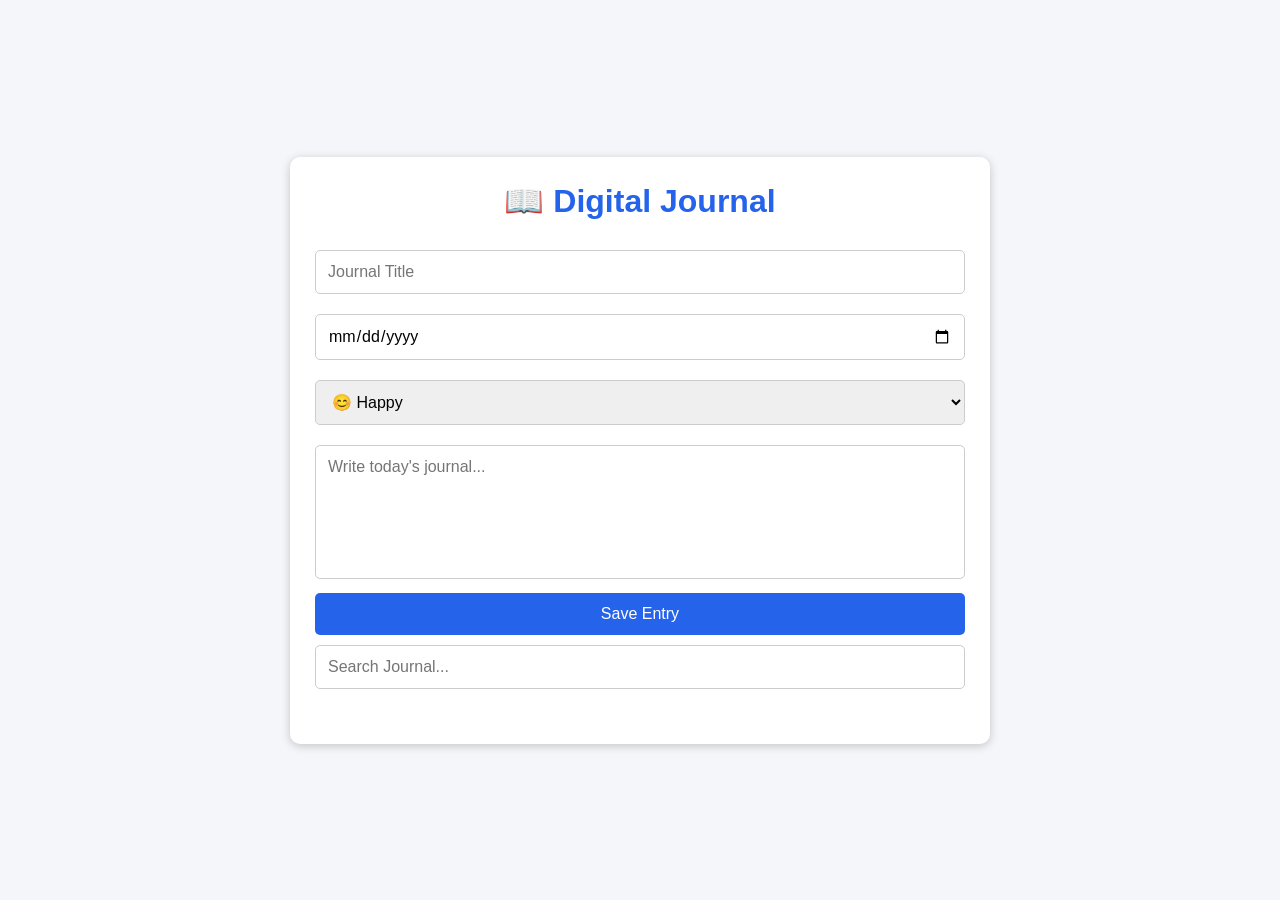
<file: Digital-Journal-Platform/index.html>
<!DOCTYPE html>
<html lang="en">
<head>
<meta charset="UTF-8">
<meta name="viewport" content="width=device-width, initial-scale=1.0">
<title>Digital Journal Platform</title>
<link rel="stylesheet" href="style.css">
</head>

<body>

<div class="container">

<h1>📖 Digital Journal</h1>

<input
type="text"
id="title"
placeholder="Journal Title">

<input
type="date"
id="date">

<select id="mood">

<option>😊 Happy</option>

<option>😐 Normal</option>

<option>😢 Sad</option>

<option>😎 Excited</option>

</select>

<textarea
id="content"
placeholder="Write today's journal..."
rows="6">
</textarea>

<button onclick="addEntry()">

Save Entry

</button>

<input
type="text"
id="search"
placeholder="Search Journal..."
onkeyup="displayEntries()">

<ul id="journalList"></ul>

</div>

<script src="script.js"></script>

</body>
</html>
</file>
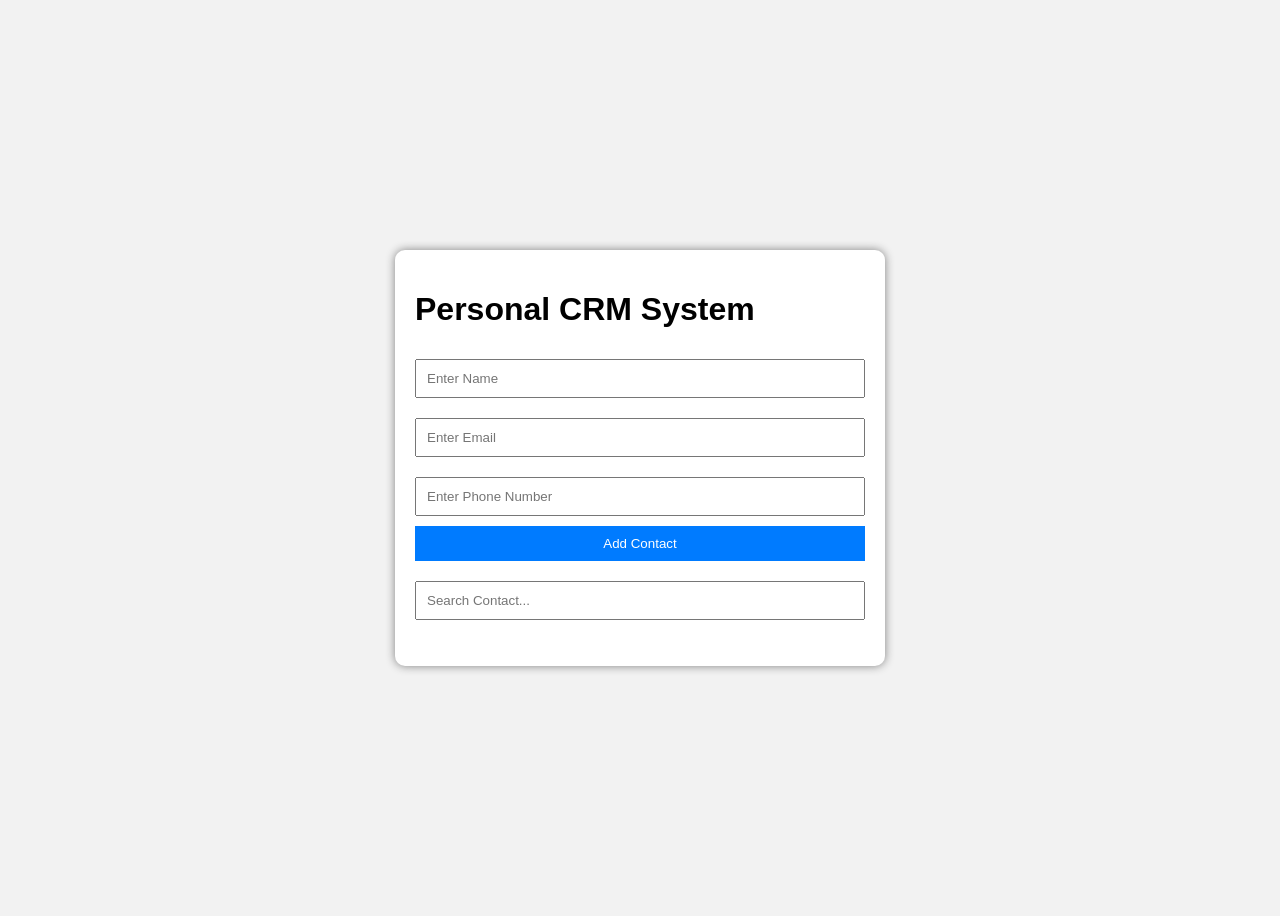
<file: Personal-CRM-System/index.html>
<!DOCTYPE html>
<html lang="en">
<head>
<meta charset="UTF-8">
<meta name="viewport" content="width=device-width, initial-scale=1.0">
<title>Personal CRM System</title>
<link rel="stylesheet" href="style.css">
</head>

<body>

<div class="container">

<h1>Personal CRM System</h1>

<input type="text" id="name" placeholder="Enter Name">

<input type="email" id="email" placeholder="Enter Email">

<input type="text" id="phone" placeholder="Enter Phone Number">

<button onclick="addContact()">Add Contact</button>

<input type="text" id="search" placeholder="Search Contact..." onkeyup="displayContacts()">

<ul id="contactList"></ul>

</div>

<script src="script.js"></script>

</body>
</html>
</file>
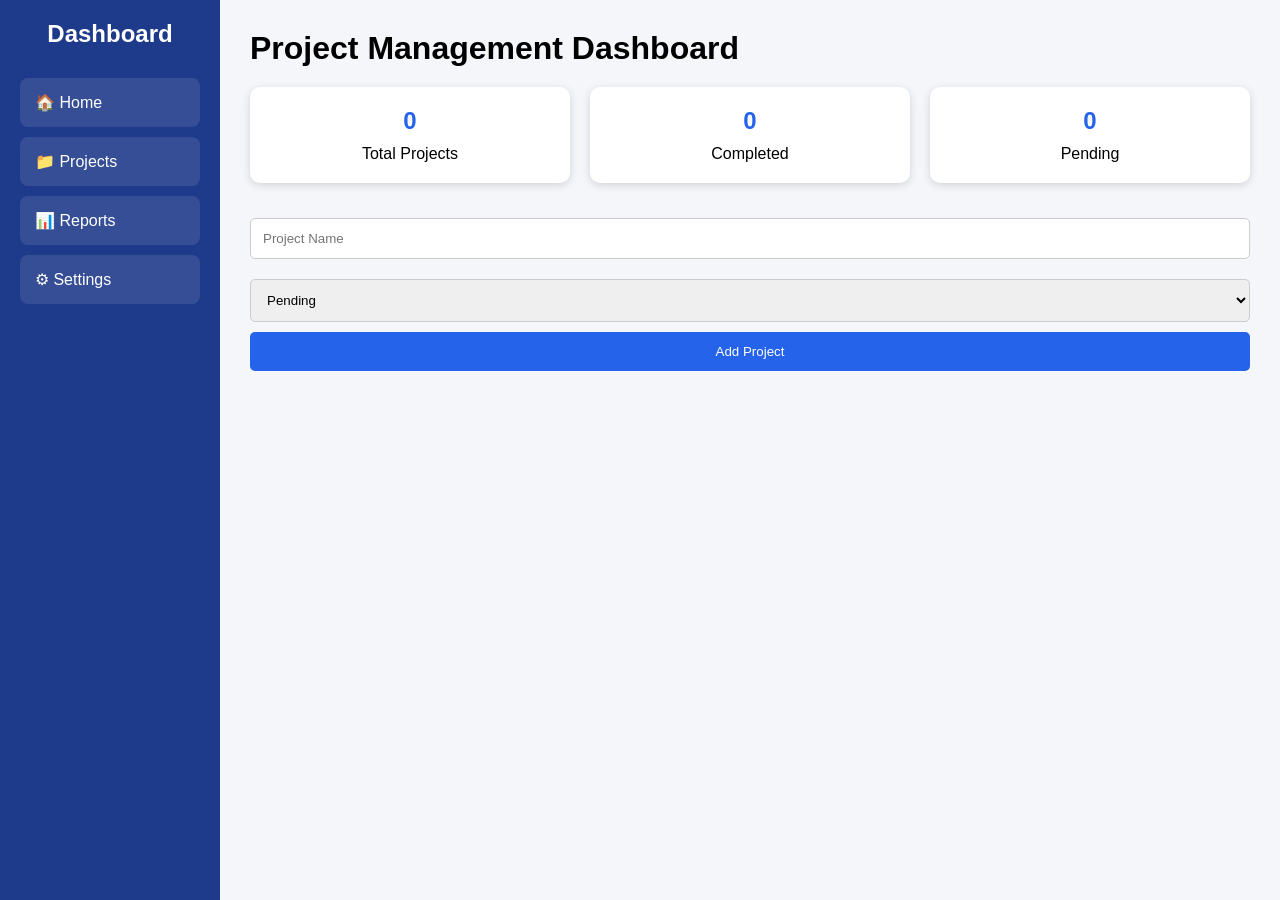
<file: Project-Mangement-Dashboard/index.html>
<!DOCTYPE html>
<html lang="en">
<head>
<meta charset="UTF-8">
<meta name="viewport" content="width=device-width, initial-scale=1.0">
<title>Project Management Dashboard</title>

<link rel="stylesheet" href="style.css">

</head>

<body>

<div class="container">

<div class="sidebar">

<h2>Dashboard</h2>

<ul>

<li>🏠 Home</li>

<li>📁 Projects</li>

<li>📊 Reports</li>

<li>⚙ Settings</li>

</ul>

</div>

<div class="main">

<h1>Project Management Dashboard</h1>

<div class="cards">

<div class="card">
<h2 id="totalProjects">0</h2>
<p>Total Projects</p>
</div>

<div class="card">
<h2 id="completedProjects">0</h2>
<p>Completed</p>
</div>

<div class="card">
<h2 id="pendingProjects">0</h2>
<p>Pending</p>
</div>

</div>

<input type="text" id="projectName" placeholder="Project Name">

<select id="status">

<option>Pending</option>

<option>Completed</option>

</select>

<button onclick="addProject()">

Add Project

</button>

<ul id="projectList"></ul>

</div>

</div>

<script src="script.js"></script>

</body>
</html>
</file>
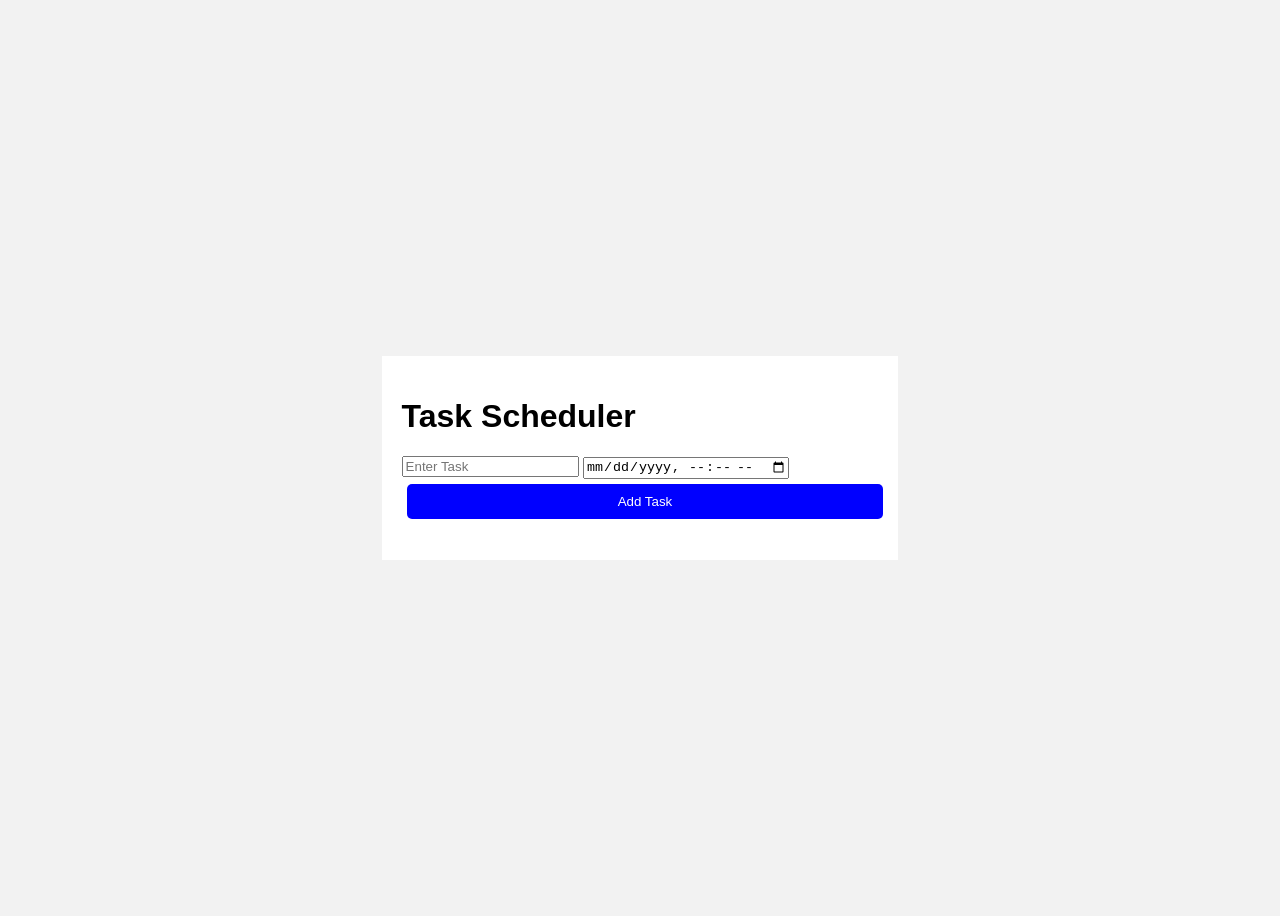
<file: Task Scheduler Tool/index.html>
<!DOCTYPE html>
<html>
    <head>
        <meta charset="UTF-8">
        <meta name="viewport" content="width=device-width,initial-scale=1.0">
        <title>Task Scheduler</title>
        <link rel="stylesheet" href="style.css">
    </head>
    <body>
        <div class="container">
            <h1>Task Scheduler</h1>
            <input type="text" id="taskInput" placeholder="Enter Task">
            <input type="datetime-local" id="taskDate">
            <button onclick="addTask()">Add Task</button>
            <ul id="taskList"></ul>
        </div>
        <script src="script.js"></script>
    </body>
</html>
</file>
<file: Digital-Journal-Platform/style.css>
*{
    margin:0;
    padding:0;
    box-sizing:border-box;
    font-family:Arial,sans-serif;
}

body{
    background:#f4f6f9;
    display:flex;
    justify-content:center;
    align-items:center;
    min-height:100vh;
    padding:20px;
}

.container{
    width:700px;
    background:white;
    padding:25px;
    border-radius:10px;
    box-shadow:0 2px 10px rgba(0,0,0,0.2);
}

h1{
    text-align:center;
    color:#2563eb;
    margin-bottom:20px;
}

input,
select,
textarea{
    width:100%;
    padding:12px;
    margin:10px 0;
    border:1px solid #ccc;
    border-radius:5px;
    font-size:16px;
}

textarea{
    resize:none;
}

button{
    width:100%;
    padding:12px;
    background:#2563eb;
    color:white;
    border:none;
    border-radius:5px;
    cursor:pointer;
    font-size:16px;
}

button:hover{
    background:#1d4ed8;
}

#journalList{
    list-style:none;
    margin-top:20px;
}

#journalList li{
    background:#f8f9fa;
    padding:15px;
    margin-bottom:15px;
    border-radius:8px;
    box-shadow:0 2px 5px rgba(0,0,0,0.1);
}

.entry-title{
    font-size:20px;
    font-weight:bold;
    color:#2563eb;
}

.entry-date{
    color:gray;
    margin:5px 0;
}

.actions{
    margin-top:10px;
}

.actions button{
    width:auto;
    padding:8px 12px;
    margin-right:8px;
}

.edit{
    background:orange;
}

.delete{
    background:red;
}

@media(max-width:768px){

.container{
    width:100%;
}

}
</file>
<file: Personal-CRM-System/style.css>
body{
font-family:Arial;
background:#f2f2f2;
display:flex;
justify-content:center;
align-items:center;
height:100vh;
}

.container{
width:450px;
background:white;
padding:20px;
border-radius:10px;
box-shadow:0 0 10px gray;
}

input{
width:100%;
padding:10px;
margin:10px 0;
box-sizing:border-box;
}

button{
width:100%;
padding:10px;
background:#007bff;
color:white;
border:none;
cursor:pointer;
margin-bottom:10px;
}

button:hover{
background:#0056b3;
}

li{
list-style:none;
background:#eee;
padding:10px;
margin-top:10px;
display:flex;
justify-content:space-between;
align-items:center;
}
</file>
<file: Project-Mangement-Dashboard/style.css>
*{
    margin:0;
    padding:0;
    box-sizing:border-box;
    font-family:Arial, sans-serif;
}

body{
    background:#f4f6f9;
}

.container{
    display:flex;
    min-height:100vh;
}

/* Sidebar */

.sidebar{
    width:220px;
    background:#1e3a8a;
    color:white;
    padding:20px;
}

.sidebar h2{
    text-align:center;
    margin-bottom:30px;
}

.sidebar ul{
    list-style:none;
}

.sidebar ul li{
    padding:15px;
    margin:10px 0;
    background:rgba(255,255,255,0.1);
    border-radius:8px;
    cursor:pointer;
}

.sidebar ul li:hover{
    background:#2563eb;
}

/* Main */

.main{
    flex:1;
    padding:30px;
}

.main h1{
    margin-bottom:20px;
}

/* Cards */

.cards{
    display:flex;
    gap:20px;
    margin-bottom:25px;
    flex-wrap:wrap;
}

.card{
    flex:1;
    min-width:180px;
    background:white;
    padding:20px;
    border-radius:10px;
    box-shadow:0 2px 8px rgba(0,0,0,0.15);
    text-align:center;
}

.card h2{
    color:#2563eb;
    margin-bottom:10px;
}

/* Inputs */

input,
select{
    width:100%;
    padding:12px;
    margin:10px 0;
    border:1px solid #ccc;
    border-radius:5px;
}

button{
    width:100%;
    padding:12px;
    background:#2563eb;
    color:white;
    border:none;
    border-radius:5px;
    cursor:pointer;
    margin-bottom:20px;
}

button:hover{
    background:#1d4ed8;
}

/* Project List */

#projectList{
    list-style:none;
}

#projectList li{
    background:white;
    margin:10px 0;
    padding:15px;
    border-radius:8px;
    display:flex;
    justify-content:space-between;
    align-items:center;
    box-shadow:0 2px 5px rgba(0,0,0,0.1);
}

.action-btn{
    width:auto;
    padding:8px 12px;
    margin-left:5px;
}

.complete{
    background:green;
}

.edit{
    background:orange;
}

.delete{
    background:red;
}

/* Responsive */

@media(max-width:768px){

.container{
    flex-direction:column;
}

.sidebar{
    width:100%;
}

.cards{
    flex-direction:column;
}

}
</file>
<file: Task Scheduler Tool/style.css>
body{
    font-family:Arial;
    background:#f2f2f2;
    display:flex;
    justify-content:center;
    align-items:center;
    height:100vh;
}
.container{
    background:white;
    padding:20px;
    margin:10px 0;
}
button{
    width:100%;
    padding:10px;
    background:blue;
    color:white;
    border:none;
    cursor:pointer;

}
li{
    display:flex;
    justify-content:space-between;
    background:#eee;
    margin-top:10px;
    padding:10px;
    
}
.task-text{

font-size:18px;

font-weight:bold;

}

button{

margin:5px;

border-radius:5px;

}

button:hover{

opacity:0.8;

}

li{

align-items:center;

}
</file>
